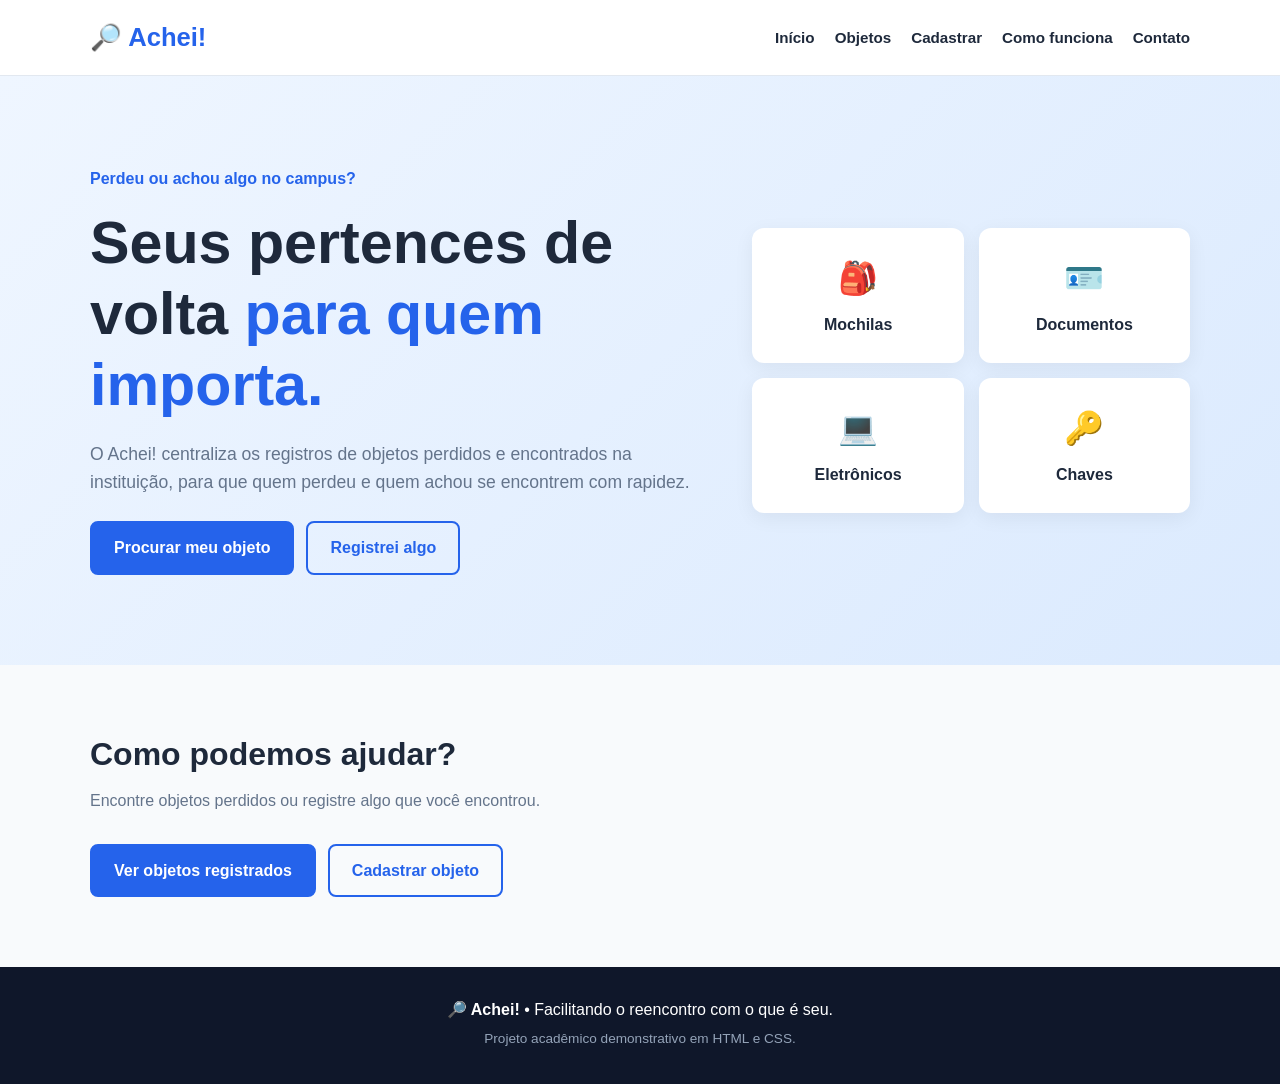
<file: html/index.html>
<!DOCTYPE html>
<html lang="pt-BR">
<head>
    <meta charset="UTF-8">
    <meta name="viewport" content="width=device-width, initial-scale=1.0">
    <meta name="description" content="Achei! Plataforma de objetos perdidos e encontrados.">
    <title>Achei! | Página inicial</title>
    <link rel="stylesheet" href="../css/style.css">
</head>
<body>

    <header class="topo">
        <div class="wrap topo__linha">
            <a class="marca" href="index.html">🔎 Achei!</a>

            <nav aria-label="Menu principal">
                <ul class="menu">
                    <li><a href="index.html">Início</a></li>
                    <li><a href="objetos.html">Objetos</a></li>
                    <li><a href="cadastrar.html">Cadastrar</a></li>
                    <li><a href="como-funciona.html">Como funciona</a></li>
                    <li><a href="contato.html">Contato</a></li>
                </ul>
            </nav>
        </div>
    </header>

    <main>
        <section class="hero">
            <div class="wrap hero__grade">
                <div>
                    <p class="etiqueta">Perdeu ou achou algo no campus?</p>

                    <h1>Seus pertences de volta
                        <em>para quem importa.</em>
                    </h1>

                    <p class="lead">
                        O Achei! centraliza os registros de objetos perdidos
                        e encontrados na instituição, para que quem perdeu
                        e quem achou se encontrem com rapidez.
                    </p>

                    <div class="acoes">
                        <a class="btn" href="objetos.html">Procurar meu objeto</a>
                        <a class="btn btn--vazado" href="cadastrar.html">Registrei algo</a>
                    </div>
                </div>

                <ul class="hero__cards">
                    <li>🎒 <span>Mochilas</span></li>
                    <li>🪪 <span>Documentos</span></li>
                    <li>💻 <span>Eletrônicos</span></li>
                    <li>🔑 <span>Chaves</span></li>
                </ul>
            </div>
        </section>

        <section class="bloco">
            <div class="wrap">
                <h2>Como podemos ajudar?</h2>

                <p class="intro">
                    Encontre objetos perdidos ou registre algo que você encontrou.
                </p>

                <div class="acoes">
                    <a class="btn" href="objetos.html">Ver objetos registrados</a>
                    <a class="btn btn--vazado" href="cadastrar.html">Cadastrar objeto</a>
                </div>
            </div>
        </section>
    </main>

    <footer class="rodape">
        <div class="wrap">
            <p><strong>🔎 Achei!</strong> • Facilitando o reencontro com o que é seu.</p>
            <p class="pequeno">Projeto acadêmico demonstrativo em HTML e CSS.</p>
        </div>
    </footer>

</body>
</html>
</file>
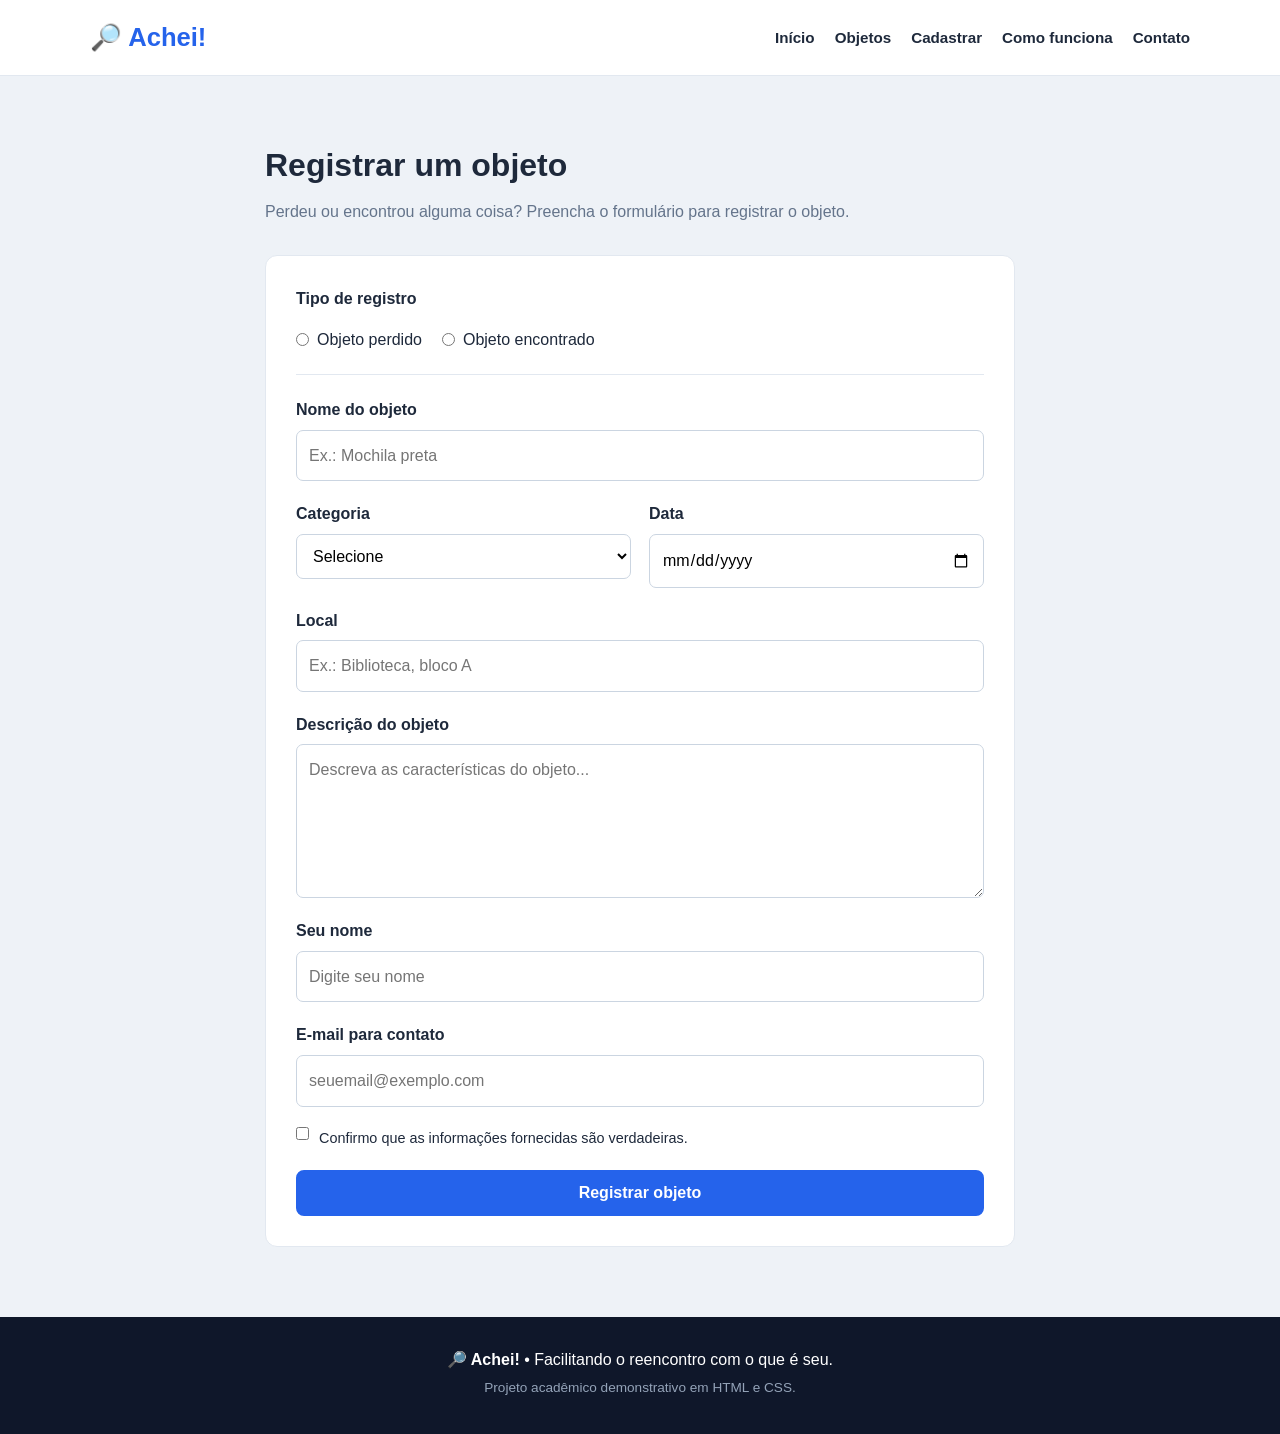
<file: html/cadastrar.html>
<!DOCTYPE html>
<html lang="pt-BR">
<head>
    <meta charset="UTF-8">
    <meta name="viewport" content="width=device-width, initial-scale=1.0">
    <title>Achei! | Registrar objeto</title>
    <link rel="stylesheet" href="../css/style.css">
</head>
<body>

    <header class="topo">
        <div class="wrap topo__linha">
            <a class="marca" href="index.html">🔎 Achei!</a>

            <nav>
                <ul class="menu">
                    <li><a href="index.html">Início</a></li>
                    <li><a href="objetos.html">Objetos</a></li>
                    <li><a href="cadastrar.html">Cadastrar</a></li>
                    <li><a href="como-funciona.html">Como funciona</a></li>
                    <li><a href="contato.html">Contato</a></li>
                </ul>
            </nav>
        </div>
    </header>

    <main>
        <section class="bloco bloco--cinza">
            <div class="wrap estreito">

                <h2>Registrar um objeto</h2>

                <p class="intro">
                    Perdeu ou encontrou alguma coisa?
                    Preencha o formulário para registrar o objeto.
                </p>

                <form class="formulario" action="confirmacao.html" method="get">

                    <fieldset class="grupo">
                        <legend>Tipo de registro</legend>

                        <div class="opcoes">
                            <label class="opcao">
                                <input type="radio" name="tipo"
                                    value="Perdido" required>
                                Objeto perdido
                            </label>

                            <label class="opcao">
                                <input type="radio" name="tipo"
                                    value="Encontrado">
                                Objeto encontrado
                            </label>
                        </div>
                    </fieldset>

                    <div class="campo">
                        <label for="nomeObjeto">Nome do objeto</label>
                        <input type="text" id="nomeObjeto"
                            name="objeto"
                            placeholder="Ex.: Mochila preta"
                            required>
                    </div>

                    <div class="dupla">
                        <div class="campo">
                            <label for="categoria">Categoria</label>

                            <select id="categoria" name="categoria" required>
                                <option value="">Selecione</option>
                                <option value="Eletrônicos">Eletrônicos</option>
                                <option value="Documentos">Documentos</option>
                                <option value="Vestuário">Vestuário</option>
                                <option value="Material escolar">Material escolar</option>
                                <option value="Outros">Outros</option>
                            </select>
                        </div>

                        <div class="campo">
                            <label for="data">Data</label>
                            <input type="date" id="data"
                                name="data" required>
                        </div>
                    </div>

                    <div class="campo">
                        <label for="local">Local</label>
                        <input type="text" id="local" name="local"
                            placeholder="Ex.: Biblioteca, bloco A"
                            required>
                    </div>

                    <div class="campo">
                        <label for="descricao">Descrição do objeto</label>
                        <textarea id="descricao" name="descricao"
                            rows="5"
                            placeholder="Descreva as características do objeto..."
                            required></textarea>
                    </div>

                    <div class="campo">
                        <label for="nome">Seu nome</label>
                        <input type="text" id="nome" name="nome"
                            placeholder="Digite seu nome"
                            required>
                    </div>

                    <div class="campo">
                        <label for="email">E-mail para contato</label>
                        <input type="email" id="email" name="email"
                            placeholder="seuemail@exemplo.com"
                            required>
                    </div>

                    <label class="consentimento">
                        <input type="checkbox" required>
                        Confirmo que as informações fornecidas são verdadeiras.
                    </label>

                    <button type="submit" class="btn btn--cheio">
                        Registrar objeto
                    </button>

                </form>

            </div>
        </section>
    </main>

    <footer class="rodape">
        <div class="wrap">
            <p><strong>🔎 Achei!</strong> • Facilitando o reencontro com o que é seu.</p>
            <p class="pequeno">Projeto acadêmico demonstrativo em HTML e CSS.</p>
        </div>
    </footer>

</body>
</html>
</file>
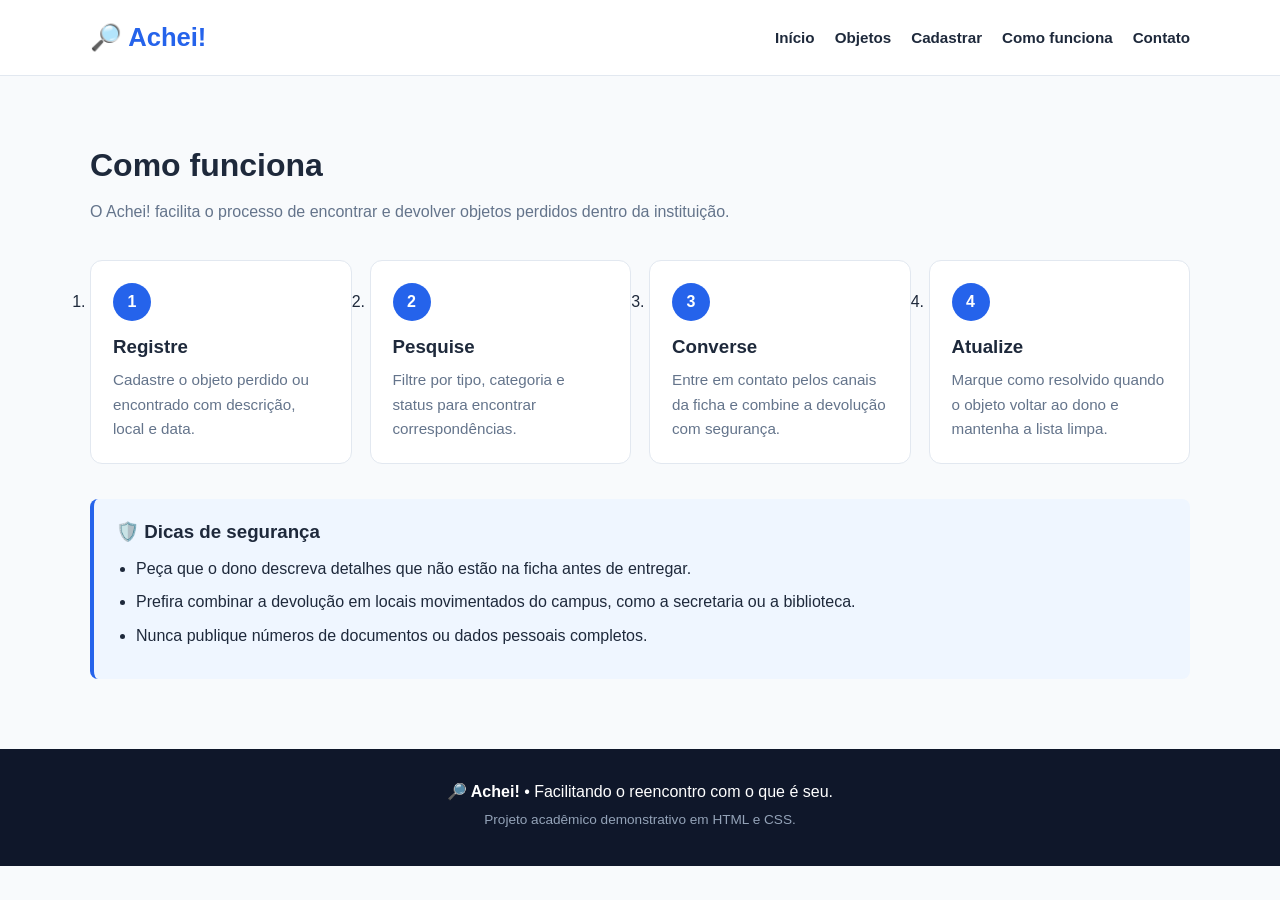
<file: html/como-funciona.html>
<!DOCTYPE html>
<html lang="pt-BR">
<head>
    <meta charset="UTF-8">
    <meta name="viewport" content="width=device-width, initial-scale=1.0">
    <title>Achei! | Como funciona</title>
    <link rel="stylesheet" href="../css/style.css">
</head>
<body>

    <header class="topo">
        <div class="wrap topo__linha">
            <a class="marca" href="index.html">🔎 Achei!</a>

            <nav aria-label="Menu principal">
                <ul class="menu">
                    <li><a href="index.html">Início</a></li>
                    <li><a href="objetos.html">Objetos</a></li>
                    <li><a href="cadastrar.html">Cadastrar</a></li>
                    <li><a href="como-funciona.html">Como funciona</a></li>
                    <li><a href="contato.html">Contato</a></li>
                </ul>
            </nav>
        </div>
    </header>

    <main>
        <section class="bloco">
            <div class="wrap">
                <h2>Como funciona</h2>

                <p class="intro">
                    O Achei! facilita o processo de encontrar e devolver
                    objetos perdidos dentro da instituição.
                </p>

                <ol class="passos">
                    <li>
                        <span class="num">1</span>
                        <h3>Registre</h3>
                        <p>
                            Cadastre o objeto perdido ou encontrado
                            com descrição, local e data.
                        </p>
                    </li>

                    <li>
                        <span class="num">2</span>
                        <h3>Pesquise</h3>
                        <p>
                            Filtre por tipo, categoria e status
                            para encontrar correspondências.
                        </p>
                    </li>

                    <li>
                        <span class="num">3</span>
                        <h3>Converse</h3>
                        <p>
                            Entre em contato pelos canais da ficha
                            e combine a devolução com segurança.
                        </p>
                    </li>

                    <li>
                        <span class="num">4</span>
                        <h3>Atualize</h3>
                        <p>
                            Marque como resolvido quando o objeto
                            voltar ao dono e mantenha a lista limpa.
                        </p>
                    </li>
                </ol>

                <div class="dicas">
                    <h3>🛡️ Dicas de segurança</h3>

                    <ul>
                        <li>
                            Peça que o dono descreva detalhes que não
                            estão na ficha antes de entregar.
                        </li>

                        <li>
                            Prefira combinar a devolução em locais
                            movimentados do campus, como a secretaria
                            ou a biblioteca.
                        </li>

                        <li>
                            Nunca publique números de documentos
                            ou dados pessoais completos.
                        </li>
                    </ul>
                </div>
            </div>
        </section>
    </main>

    <footer class="rodape">
        <div class="wrap">
            <p><strong>🔎 Achei!</strong> • Facilitando o reencontro com o que é seu.</p>
            <p class="pequeno">Projeto acadêmico demonstrativo em HTML e CSS.</p>
        </div>
    </footer>

</body>
</html>
</file>
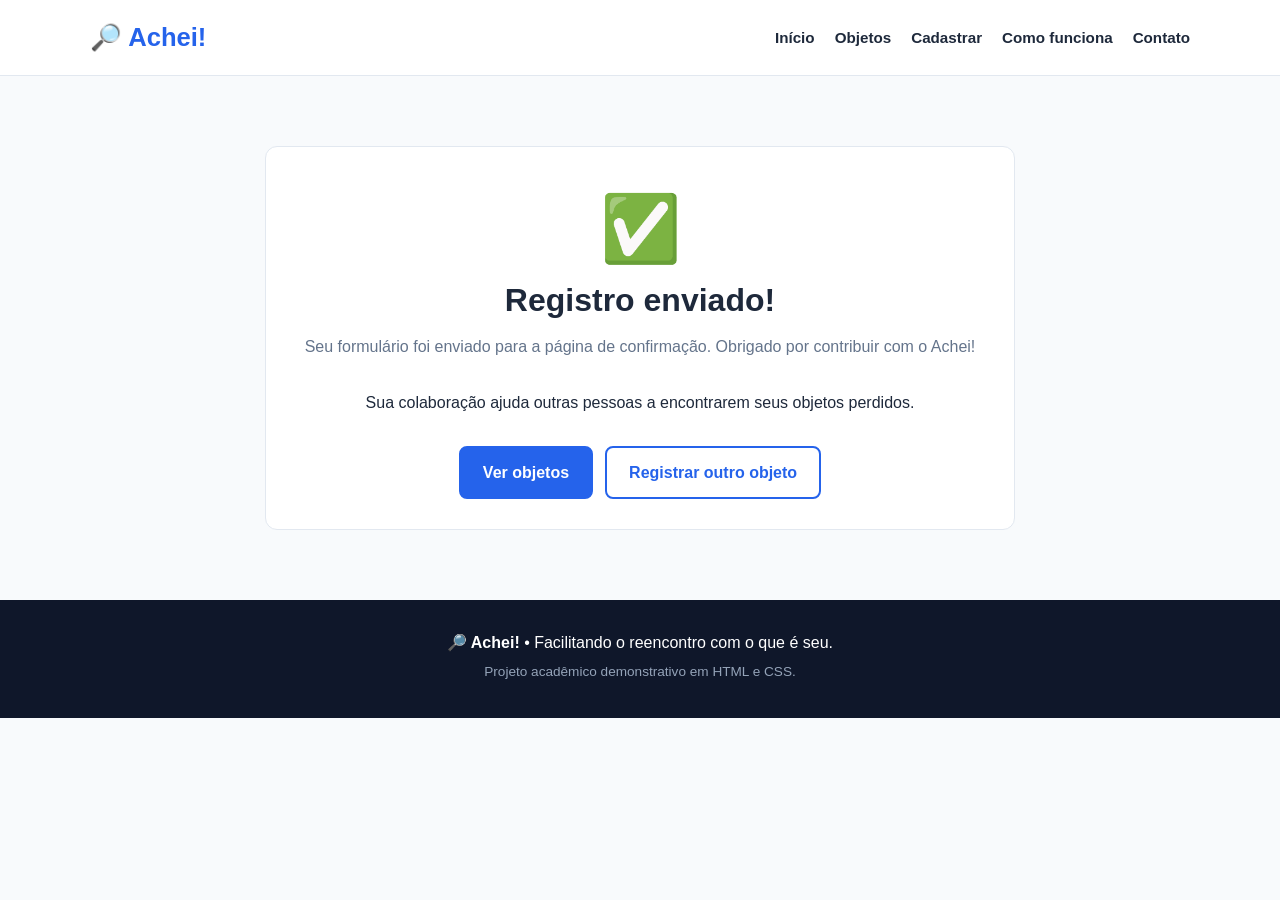
<file: html/confirmacao.html>
<!DOCTYPE html>
<html lang="pt-BR">
<head>
    <meta charset="UTF-8">
    <meta name="viewport" content="width=device-width, initial-scale=1.0">
    <title>Achei! | Registro realizado</title>
    <link rel="stylesheet" href="../css/style.css">
</head>
<body>

    <header class="topo">
        <div class="wrap topo__linha">
            <a class="marca" href="index.html">🔎 Achei!</a>

            <nav>
                <ul class="menu">
                    <li><a href="index.html">Início</a></li>
                    <li><a href="objetos.html">Objetos</a></li>
                    <li><a href="cadastrar.html">Cadastrar</a></li>
                    <li><a href="como-funciona.html">Como funciona</a></li>
                    <li><a href="contato.html">Contato</a></li>
                </ul>
            </nav>
        </div>
    </header>

    <main>
        <section class="bloco">
            <div class="wrap estreito">

                <div class="formulario" style="text-align: center;">

                    <div style="font-size: 65px;">✅</div>

                    <h2>Registro enviado!</h2>

                    <p class="intro">
                        Seu formulário foi enviado para a página de confirmação.
                        Obrigado por contribuir com o Achei!
                    </p>

                    <p>
                        Sua colaboração ajuda outras pessoas a encontrarem
                        seus objetos perdidos.
                    </p>

                    <div class="acoes" style="justify-content: center; margin-top: 30px;">

                        <a href="objetos.html" class="btn">
                            Ver objetos
                        </a>

                        <a href="cadastrar.html" class="btn btn--vazado">
                            Registrar outro objeto
                        </a>

                    </div>

                </div>

            </div>
        </section>
    </main>

    <footer class="rodape">
        <div class="wrap">
            <p><strong>🔎 Achei!</strong> • Facilitando o reencontro com o que é seu.</p>
            <p class="pequeno">Projeto acadêmico demonstrativo em HTML e CSS.</p>
        </div>
    </footer>

</body>
</html>
</file>
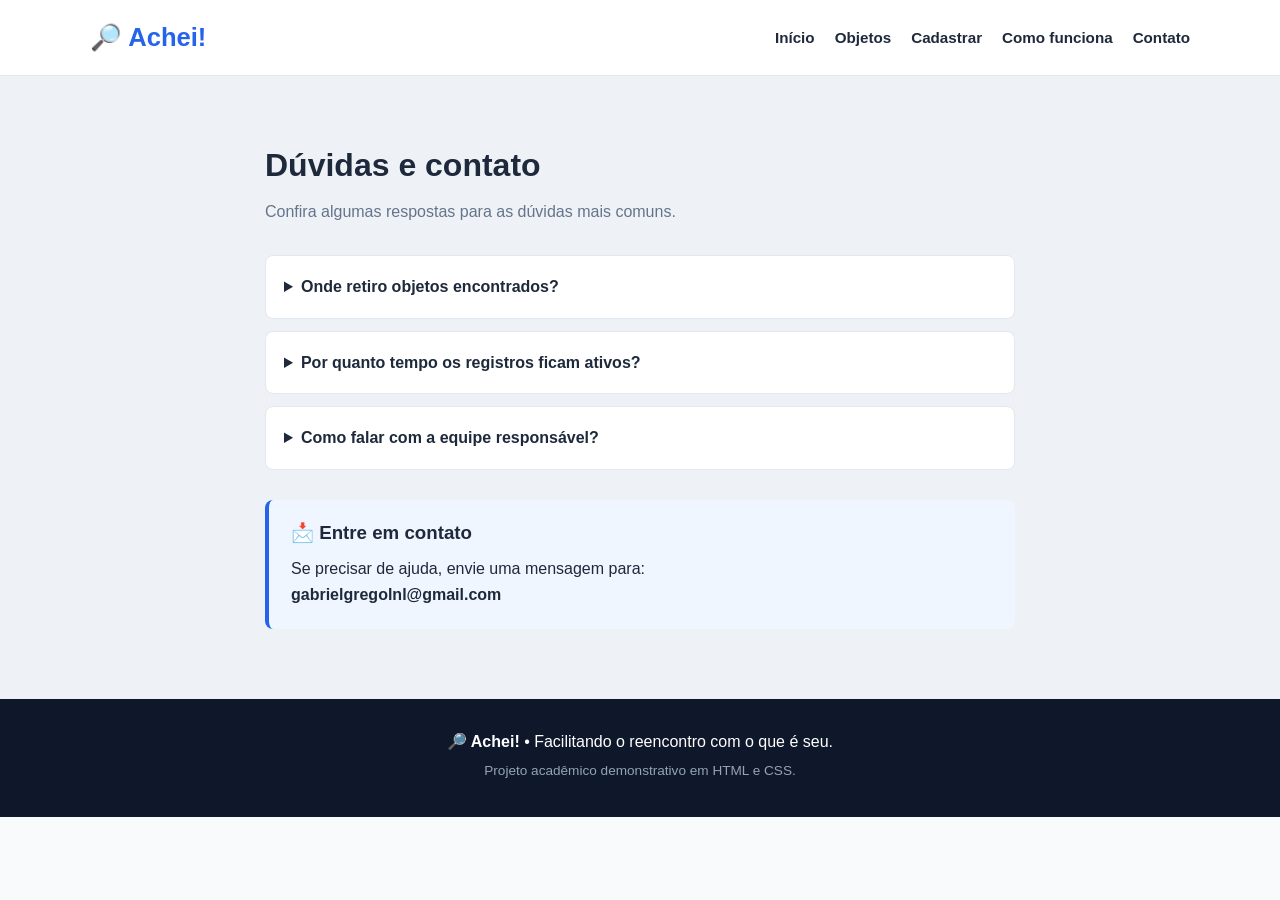
<file: html/contato.html>
<!DOCTYPE html>
<html lang="pt-BR">
<head>
    <meta charset="UTF-8">
    <meta name="viewport" content="width=device-width, initial-scale=1.0">
    <title>Achei! | Contato</title>
    <link rel="stylesheet" href="../css/style.css">
</head>
<body>

    <header class="topo">
        <div class="wrap topo__linha">
            <a class="marca" href="index.html">🔎 Achei!</a>

            <nav aria-label="Menu principal">
                <ul class="menu">
                    <li><a href="index.html">Início</a></li>
                    <li><a href="objetos.html">Objetos</a></li>
                    <li><a href="cadastrar.html">Cadastrar</a></li>
                    <li><a href="como-funciona.html">Como funciona</a></li>
                    <li><a href="contato.html">Contato</a></li>
                </ul>
            </nav>
        </div>
    </header>

    <main>
        <section class="bloco bloco--cinza">
            <div class="wrap estreito">
                <h2>Dúvidas e contato</h2>

                <p class="intro">
                    Confira algumas respostas para as dúvidas mais comuns.
                </p>

                <details>
                    <summary>Onde retiro objetos encontrados?</summary>
                    <p>
                        Combine pela ficha do objeto. Em geral, itens de valor
                        ficam guardados na secretaria ou na portaria.
                        Ajuste essa informação conforme a sua instituição.
                    </p>
                </details>

                <details>
                    <summary>Por quanto tempo os registros ficam ativos?</summary>
                    <p>
                        Sugestão: manter por 90 dias. Depois disso, itens
                        não reclamados podem ser doados conforme a política
                        da instituição.
                    </p>
                </details>

                <details>
                    <summary>Como falar com a equipe responsável?</summary>
                    <p>
                        Envie um e-mail para
                        <a href="mailto:gabrielgregolnl@gmail.com">
                            gabrielgregolnl@gmail.com
                        </a>.
                    </p>
                </details>

                <div class="dicas">
                    <h3>📩 Entre em contato</h3>
                    <p>
                        Se precisar de ajuda, envie uma mensagem para:
                    </p>
                    <p>
                        <strong>gabrielgregolnl@gmail.com</strong>
                    </p>
                </div>
            </div>
        </section>
    </main>

    <footer class="rodape">
        <div class="wrap">
            <p><strong>🔎 Achei!</strong> • Facilitando o reencontro com o que é seu.</p>
            <p class="pequeno">Projeto acadêmico demonstrativo em HTML e CSS.</p>
        </div>
    </footer>

</body>
</html>
</file>
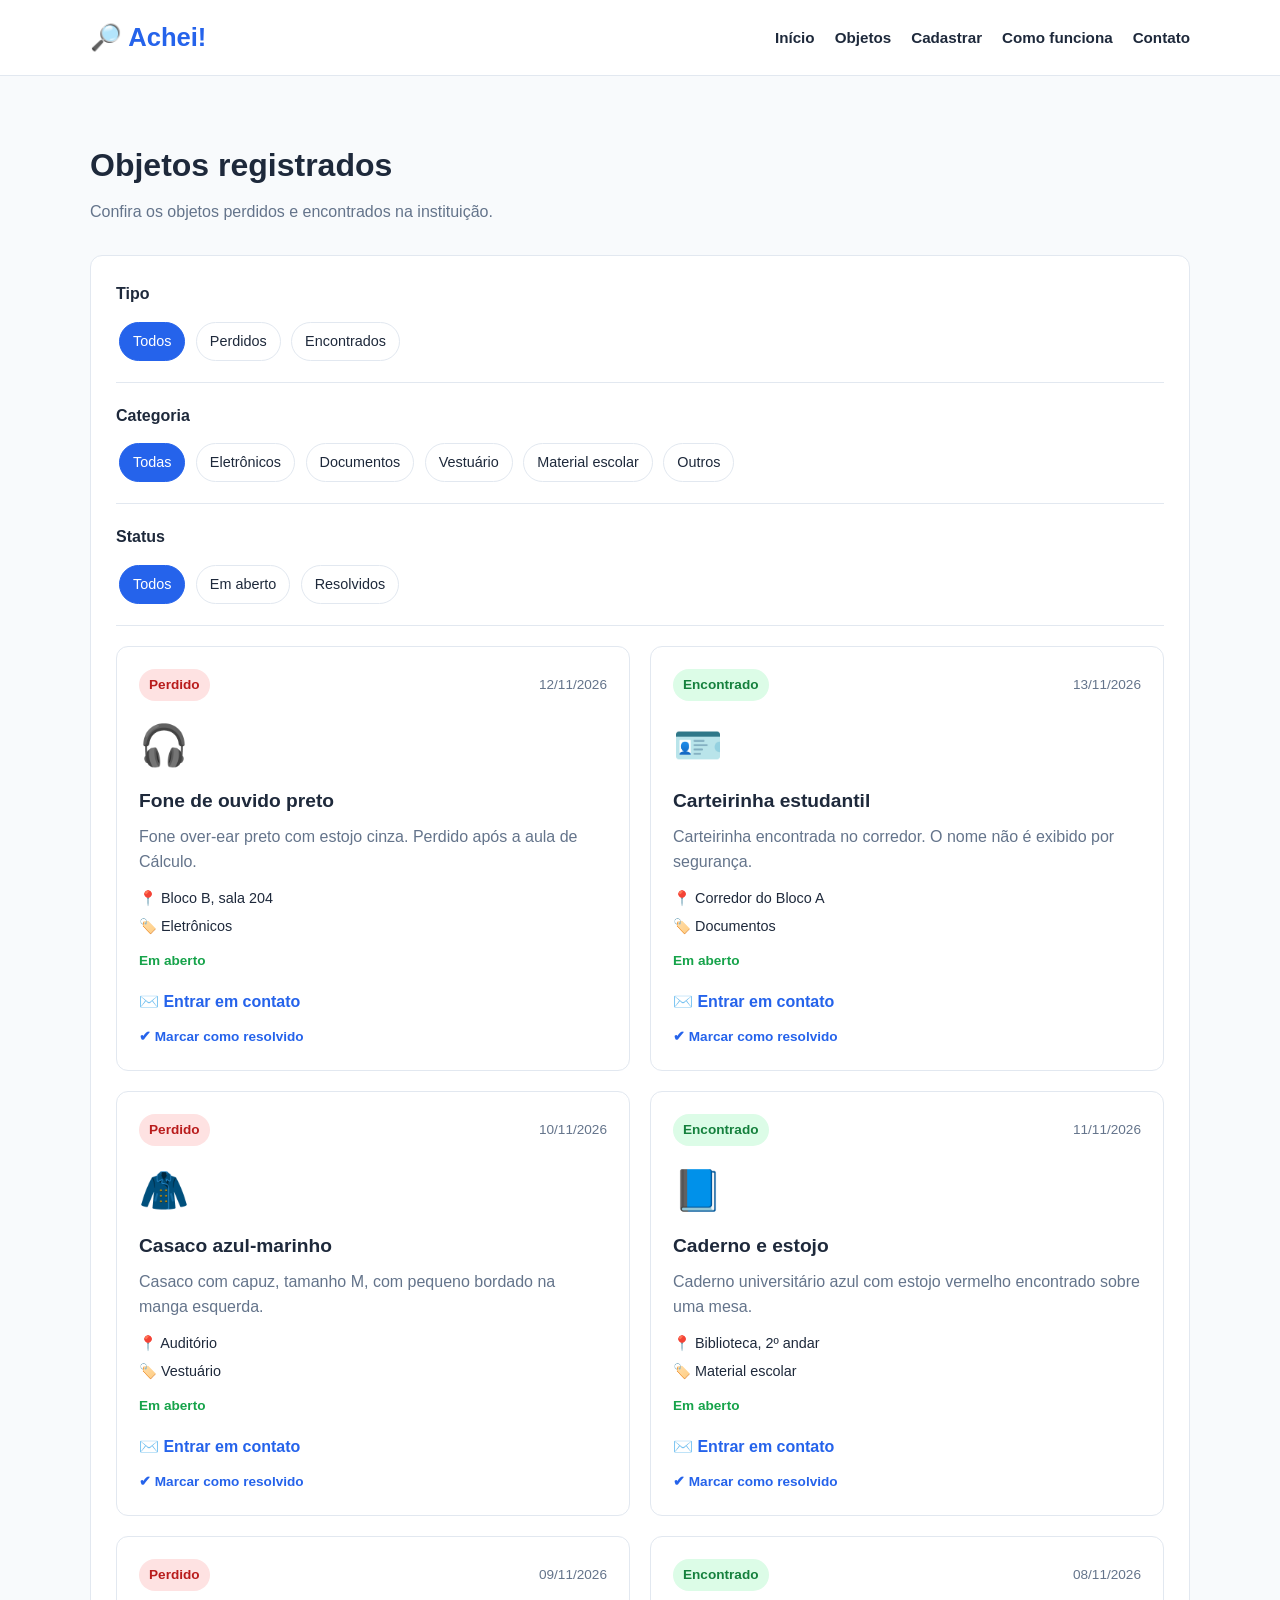
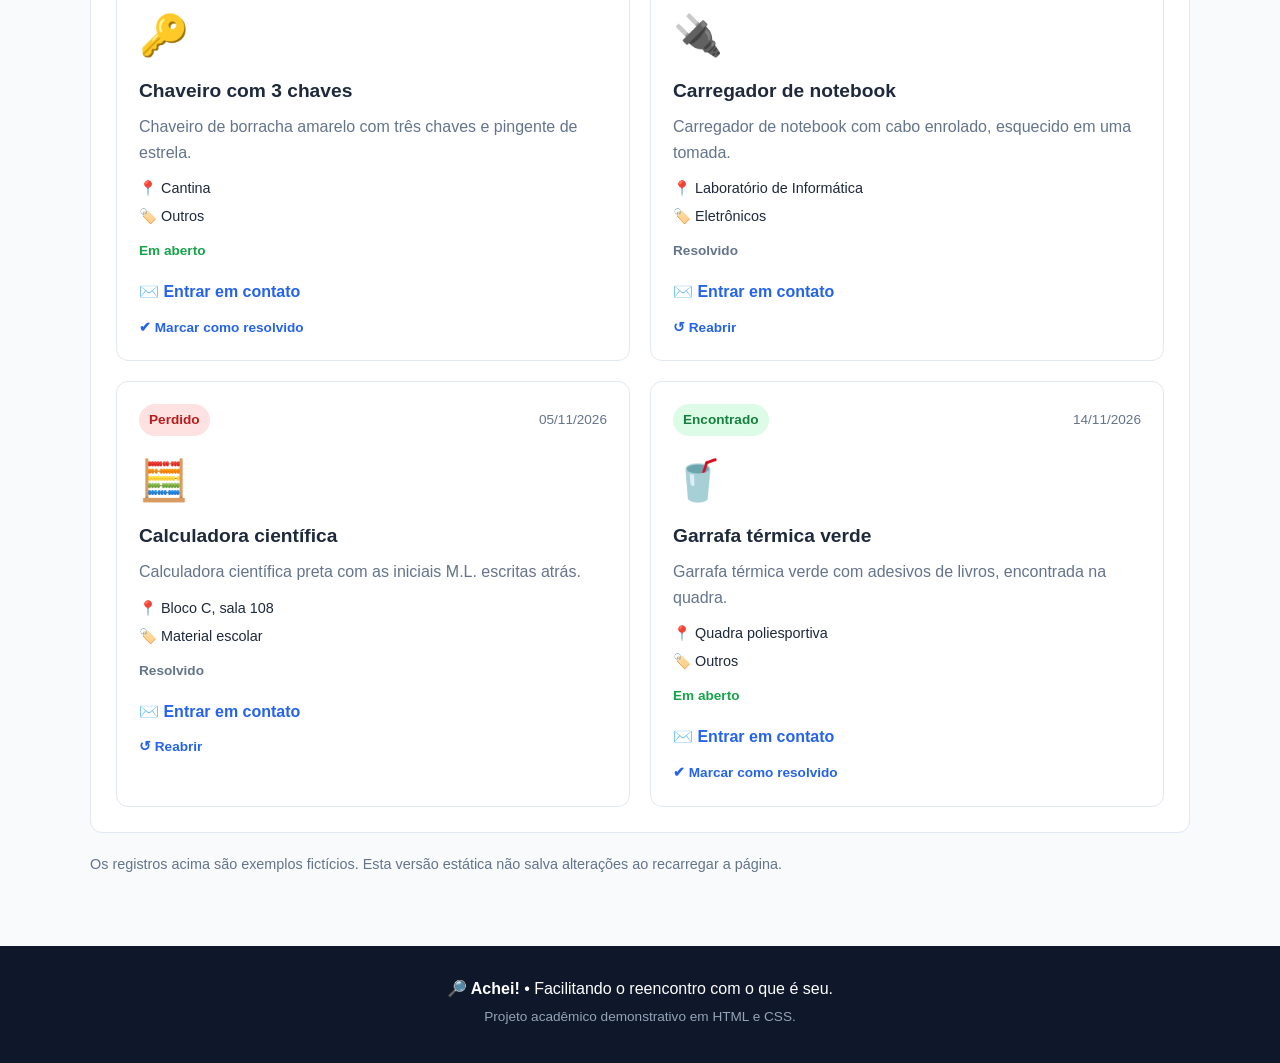
<file: html/objetos.html>
<!DOCTYPE html>
<html lang="pt-BR">
<head>
    <meta charset="UTF-8">
    <meta name="viewport" content="width=device-width, initial-scale=1.0">
    <title>Achei! | Objetos registrados</title>
    <link rel="stylesheet" href="../css/style.css">
</head>
<body>

    <header class="topo">
        <div class="wrap topo__linha">
            <a class="marca" href="index.html">🔎 Achei!</a>

            <nav aria-label="Menu principal">
                <ul class="menu">
                    <li><a href="index.html">Início</a></li>
                    <li><a href="objetos.html">Objetos</a></li>
                    <li><a href="cadastrar.html">Cadastrar</a></li>
                    <li><a href="como-funciona.html">Como funciona</a></li>
                    <li><a href="contato.html">Contato</a></li>
                </ul>
            </nav>
        </div>
    </header>

    <main>
        <section class="bloco">
            <div class="wrap">
                <h2>Objetos registrados</h2>
                <p class="intro">
                    Confira os objetos perdidos e encontrados na instituição.
                </p>

                <div class="painel">

                    <fieldset class="filtro">
                        <legend>Tipo</legend>
                        <input type="radio" name="tipo" id="t-todos" checked>
                        <label for="t-todos">Todos</label>

                        <input type="radio" name="tipo" id="t-perdido">
                        <label for="t-perdido">Perdidos</label>

                        <input type="radio" name="tipo" id="t-encontrado">
                        <label for="t-encontrado">Encontrados</label>
                    </fieldset>

                    <fieldset class="filtro">
                        <legend>Categoria</legend>
                        <input type="radio" name="cat" id="c-todas" checked>
                        <label for="c-todas">Todas</label>

                        <input type="radio" name="cat" id="c-eletronicos">
                        <label for="c-eletronicos">Eletrônicos</label>

                        <input type="radio" name="cat" id="c-documentos">
                        <label for="c-documentos">Documentos</label>

                        <input type="radio" name="cat" id="c-vestuario">
                        <label for="c-vestuario">Vestuário</label>

                        <input type="radio" name="cat" id="c-material">
                        <label for="c-material">Material escolar</label>

                        <input type="radio" name="cat" id="c-outros">
                        <label for="c-outros">Outros</label>
                    </fieldset>

                    <fieldset class="filtro">
                        <legend>Status</legend>
                        <input type="radio" name="st" id="s-todos" checked>
                        <label for="s-todos">Todos</label>

                        <input type="radio" name="st" id="s-aberto">
                        <label for="s-aberto">Em aberto</label>

                        <input type="radio" name="st" id="s-resolvido">
                        <label for="s-resolvido">Resolvidos</label>
                    </fieldset>

                    <div class="grade">

                        <article class="item" data-tipo="perdido" data-cat="eletronicos">
                            <div class="item__topo">
                                <span class="tag tag--perdido">Perdido</span>
                                <time datetime="2026-11-12">12/11/2026</time>
                            </div>
                            <div class="item__emoji">🎧</div>
                            <h3>Fone de ouvido preto</h3>
                            <p>Fone over-ear preto com estojo cinza. Perdido após a aula de Cálculo.</p>
                            <ul class="meta">
                                <li>📍 Bloco B, sala 204</li>
                                <li>🏷️ Eletrônicos</li>
                            </ul>
                            <span class="selo-status status--aberto">Em aberto</span>
                            <span class="selo-status status--resolvido">Resolvido</span>
                            <a class="contato" href="mailto:achei@exemplo.edu.br?subject=Fone%20de%20ouvido">✉️ Entrar em contato</a>
                            <input class="chk" type="checkbox" id="r1">
                            <label class="resolver" for="r1">
                                <span class="txt-aberto">✔ Marcar como resolvido</span>
                                <span class="txt-resolvido">↺ Reabrir</span>
                            </label>
                        </article>

                        <article class="item" data-tipo="encontrado" data-cat="documentos">
                            <div class="item__topo">
                                <span class="tag tag--encontrado">Encontrado</span>
                                <time datetime="2026-11-13">13/11/2026</time>
                            </div>
                            <div class="item__emoji">🪪</div>
                            <h3>Carteirinha estudantil</h3>
                            <p>Carteirinha encontrada no corredor. O nome não é exibido por segurança.</p>
                            <ul class="meta">
                                <li>📍 Corredor do Bloco A</li>
                                <li>🏷️ Documentos</li>
                            </ul>
                            <span class="selo-status status--aberto">Em aberto</span>
                            <span class="selo-status status--resolvido">Resolvido</span>
                            <a class="contato" href="mailto:achei@exemplo.edu.br?subject=Carteirinha">✉️ Entrar em contato</a>
                            <input class="chk" type="checkbox" id="r2">
                            <label class="resolver" for="r2">
                                <span class="txt-aberto">✔ Marcar como resolvido</span>
                                <span class="txt-resolvido">↺ Reabrir</span>
                            </label>
                        </article>

                        <article class="item" data-tipo="perdido" data-cat="vestuario">
                            <div class="item__topo">
                                <span class="tag tag--perdido">Perdido</span>
                                <time datetime="2026-11-10">10/11/2026</time>
                            </div>
                            <div class="item__emoji">🧥</div>
                            <h3>Casaco azul-marinho</h3>
                            <p>Casaco com capuz, tamanho M, com pequeno bordado na manga esquerda.</p>
                            <ul class="meta">
                                <li>📍 Auditório</li>
                                <li>🏷️ Vestuário</li>
                            </ul>
                            <span class="selo-status status--aberto">Em aberto</span>
                            <span class="selo-status status--resolvido">Resolvido</span>
                            <a class="contato" href="mailto:achei@exemplo.edu.br?subject=Casaco">✉️ Entrar em contato</a>
                            <input class="chk" type="checkbox" id="r3">
                            <label class="resolver" for="r3">
                                <span class="txt-aberto">✔ Marcar como resolvido</span>
                                <span class="txt-resolvido">↺ Reabrir</span>
                            </label>
                        </article>

                        <article class="item" data-tipo="encontrado" data-cat="material">
                            <div class="item__topo">
                                <span class="tag tag--encontrado">Encontrado</span>
                                <time datetime="2026-11-11">11/11/2026</time>
                            </div>
                            <div class="item__emoji">📘</div>
                            <h3>Caderno e estojo</h3>
                            <p>Caderno universitário azul com estojo vermelho encontrado sobre uma mesa.</p>
                            <ul class="meta">
                                <li>📍 Biblioteca, 2º andar</li>
                                <li>🏷️ Material escolar</li>
                            </ul>
                            <span class="selo-status status--aberto">Em aberto</span>
                            <span class="selo-status status--resolvido">Resolvido</span>
                            <a class="contato" href="mailto:achei@exemplo.edu.br?subject=Caderno">✉️ Entrar em contato</a>
                            <input class="chk" type="checkbox" id="r4">
                            <label class="resolver" for="r4">
                                <span class="txt-aberto">✔ Marcar como resolvido</span>
                                <span class="txt-resolvido">↺ Reabrir</span>
                            </label>
                        </article>

                        <article class="item" data-tipo="perdido" data-cat="outros">
                            <div class="item__topo">
                                <span class="tag tag--perdido">Perdido</span>
                                <time datetime="2026-11-09">09/11/2026</time>
                            </div>
                            <div class="item__emoji">🔑</div>
                            <h3>Chaveiro com 3 chaves</h3>
                            <p>Chaveiro de borracha amarelo com três chaves e pingente de estrela.</p>
                            <ul class="meta">
                                <li>📍 Cantina</li>
                                <li>🏷️ Outros</li>
                            </ul>
                            <span class="selo-status status--aberto">Em aberto</span>
                            <span class="selo-status status--resolvido">Resolvido</span>
                            <a class="contato" href="mailto:achei@exemplo.edu.br?subject=Chaveiro">✉️ Entrar em contato</a>
                            <input class="chk" type="checkbox" id="r5">
                            <label class="resolver" for="r5">
                                <span class="txt-aberto">✔ Marcar como resolvido</span>
                                <span class="txt-resolvido">↺ Reabrir</span>
                            </label>
                        </article>

                        <article class="item" data-tipo="encontrado" data-cat="eletronicos">
                            <div class="item__topo">
                                <span class="tag tag--encontrado">Encontrado</span>
                                <time datetime="2026-11-08">08/11/2026</time>
                            </div>
                            <div class="item__emoji">🔌</div>
                            <h3>Carregador de notebook</h3>
                            <p>Carregador de notebook com cabo enrolado, esquecido em uma tomada.</p>
                            <ul class="meta">
                                <li>📍 Laboratório de Informática</li>
                                <li>🏷️ Eletrônicos</li>
                            </ul>
                            <span class="selo-status status--aberto">Em aberto</span>
                            <span class="selo-status status--resolvido">Resolvido</span>
                            <a class="contato" href="mailto:achei@exemplo.edu.br?subject=Carregador">✉️ Entrar em contato</a>
                            <input class="chk" type="checkbox" id="r6" checked>
                            <label class="resolver" for="r6">
                                <span class="txt-aberto">✔ Marcar como resolvido</span>
                                <span class="txt-resolvido">↺ Reabrir</span>
                            </label>
                        </article>

                        <article class="item" data-tipo="perdido" data-cat="material">
                            <div class="item__topo">
                                <span class="tag tag--perdido">Perdido</span>
                                <time datetime="2026-11-05">05/11/2026</time>
                            </div>
                            <div class="item__emoji">🧮</div>
                            <h3>Calculadora científica</h3>
                            <p>Calculadora científica preta com as iniciais M.L. escritas atrás.</p>
                            <ul class="meta">
                                <li>📍 Bloco C, sala 108</li>
                                <li>🏷️ Material escolar</li>
                            </ul>
                            <span class="selo-status status--aberto">Em aberto</span>
                            <span class="selo-status status--resolvido">Resolvido</span>
                            <a class="contato" href="mailto:achei@exemplo.edu.br?subject=Calculadora">✉️ Entrar em contato</a>
                            <input class="chk" type="checkbox" id="r7" checked>
                            <label class="resolver" for="r7">
                                <span class="txt-aberto">✔ Marcar como resolvido</span>
                                <span class="txt-resolvido">↺ Reabrir</span>
                            </label>
                        </article>

                        <article class="item" data-tipo="encontrado" data-cat="outros">
                            <div class="item__topo">
                                <span class="tag tag--encontrado">Encontrado</span>
                                <time datetime="2026-11-14">14/11/2026</time>
                            </div>
                            <div class="item__emoji">🥤</div>
                            <h3>Garrafa térmica verde</h3>
                            <p>Garrafa térmica verde com adesivos de livros, encontrada na quadra.</p>
                            <ul class="meta">
                                <li>📍 Quadra poliesportiva</li>
                                <li>🏷️ Outros</li>
                            </ul>
                            <span class="selo-status status--aberto">Em aberto</span>
                            <span class="selo-status status--resolvido">Resolvido</span>
                            <a class="contato" href="mailto:achei@exemplo.edu.br?subject=Garrafa">✉️ Entrar em contato</a>
                            <input class="chk" type="checkbox" id="r8">
                            <label class="resolver" for="r8">
                                <span class="txt-aberto">✔ Marcar como resolvido</span>
                                <span class="txt-resolvido">↺ Reabrir</span>
                            </label>
                        </article>

                    </div>
                </div>

                <p class="aviso">
                    Os registros acima são exemplos fictícios. Esta versão estática
                    não salva alterações ao recarregar a página.
                </p>
            </div>
        </section>
    </main>

    <footer class="rodape">
        <div class="wrap">
            <p><strong>🔎 Achei!</strong> • Facilitando o reencontro com o que é seu.</p>
            <p class="pequeno">Projeto acadêmico demonstrativo em HTML e CSS.</p>
        </div>
    </footer>

</body>
</html>
</file>
<file: css/style.css>
/* ===== Variáveis ===== */

:root {
    --principal: #2563eb;
    --principal-escuro: #1d4ed8;
    --fundo: #f8fafc;
    --cinza: #e2e8f0;
    --texto: #1e293b;
    --texto-claro: #64748b;
    --branco: #ffffff;
    --verde: #16a34a;
    --vermelho: #dc2626;
    --raio: 12px;
}

/* ===== Configurações gerais ===== */

* {
    margin: 0;
    padding: 0;
    box-sizing: border-box;
}

html {
    scroll-behavior: smooth;
}

body {
    font-family: Arial, Helvetica, sans-serif;
    background: var(--fundo);
    color: var(--texto);
    line-height: 1.6;
}

a {
    text-decoration: none;
    color: inherit;
}

ul {
    list-style: none;
}

.wrap {
    width: min(1100px, 90%);
    margin: auto;
}

.estreito {
    max-width: 750px;
}

.bloco {
    padding: 70px 0;
}

.bloco--cinza {
    background: #eef2f7;
}

h1, h2, h3 {
    line-height: 1.2;
}

h2 {
    font-size: 2rem;
    margin-bottom: 15px;
}

.intro {
    color: var(--texto-claro);
    margin-bottom: 30px;
}

/* ===== Cabeçalho ===== */

.topo {
    background: var(--branco);
    border-bottom: 1px solid var(--cinza);
    position: sticky;
    top: 0;
    z-index: 10;
}

.topo__linha {
    min-height: 75px;
    display: flex;
    align-items: center;
    justify-content: space-between;
    gap: 20px;
}

.marca {
    font-size: 1.6rem;
    font-weight: bold;
    color: var(--principal);
}

.menu {
    display: flex;
    align-items: center;
    flex-wrap: wrap;
    gap: 20px;
}

.menu a {
    font-weight: bold;
    font-size: 0.95rem;
    transition: color 0.2s;
}

.menu a:hover {
    color: var(--principal);
}

/* ===== Botões ===== */

.btn {
    display: inline-block;
    background: var(--principal);
    color: var(--branco);
    padding: 12px 22px;
    border-radius: 8px;
    font-weight: bold;
    border: 2px solid var(--principal);
    cursor: pointer;
    transition: 0.2s;
}

.btn:hover {
    background: var(--principal-escuro);
    border-color: var(--principal-escuro);
}

.btn--vazado {
    background: transparent;
    color: var(--principal);
}

.btn--vazado:hover {
    background: var(--principal);
    color: var(--branco);
}

.btn--mini {
    padding: 9px 14px;
    font-size: 0.85rem;
}

.btn--cheio {
    width: 100%;
    font-size: 1rem;
}

/* ===== Página inicial ===== */

.hero {
    padding: 90px 0;
    background: linear-gradient(135deg, #eff6ff, #dbeafe);
}

.hero__grade {
    display: grid;
    grid-template-columns: 1.4fr 1fr;
    align-items: center;
    gap: 50px;
}

.etiqueta {
    color: var(--principal);
    font-weight: bold;
    margin-bottom: 15px;
}

.hero h1 {
    font-size: clamp(2.2rem, 5vw, 3.7rem);
    margin-bottom: 20px;
}

.hero h1 em {
    color: var(--principal);
    font-style: normal;
}

.lead {
    font-size: 1.1rem;
    color: var(--texto-claro);
    max-width: 600px;
    margin-bottom: 25px;
}

.acoes {
    display: flex;
    flex-wrap: wrap;
    gap: 12px;
}

.hero__cards {
    display: grid;
    grid-template-columns: 1fr 1fr;
    gap: 15px;
}

.hero__cards li {
    background: var(--branco);
    padding: 25px 15px;
    border-radius: var(--raio);
    box-shadow: 0 5px 20px rgba(0, 0, 0, 0.06);
    text-align: center;
    font-size: 2rem;
}

.hero__cards span {
    display: block;
    font-size: 1rem;
    font-weight: bold;
    margin-top: 8px;
}

/* ===== Painel e filtros ===== */

.painel {
    background: var(--branco);
    padding: 25px;
    border-radius: var(--raio);
    border: 1px solid var(--cinza);
}

.filtro {
    border: 0;
    border-bottom: 1px solid var(--cinza);
    padding: 0 0 18px;
    margin-bottom: 20px;
}

.filtro legend {
    font-weight: bold;
    margin-bottom: 12px;
}

.filtro input {
    position: absolute;
    opacity: 0;
    pointer-events: none;
}

.filtro label {
    display: inline-block;
    padding: 7px 13px;
    margin: 3px;
    border: 1px solid var(--cinza);
    border-radius: 20px;
    cursor: pointer;
    font-size: 0.9rem;
}

.filtro input:checked + label {
    background: var(--principal);
    color: var(--branco);
    border-color: var(--principal);
}

/* ===== Cartões de objetos ===== */

.grade {
    display: grid;
    grid-template-columns: repeat(2, 1fr);
    gap: 20px;
}

.item {
    border: 1px solid var(--cinza);
    padding: 22px;
    border-radius: var(--raio);
    background: var(--branco);
    display: flex;
    flex-direction: column;
    gap: 12px;
}

.item__topo {
    display: flex;
    justify-content: space-between;
    align-items: center;
    gap: 10px;
    font-size: 0.85rem;
    color: var(--texto-claro);
}

.tag {
    padding: 5px 10px;
    border-radius: 20px;
    font-weight: bold;
}

.tag--perdido {
    background: #fee2e2;
    color: #b91c1c;
}

.tag--encontrado {
    background: #dcfce7;
    color: #15803d;
}

.item__emoji {
    font-size: 2.5rem;
}

.item h3 {
    font-size: 1.2rem;
}

.item p {
    color: var(--texto-claro);
}

.meta {
    display: flex;
    flex-direction: column;
    gap: 5px;
    font-size: 0.9rem;
}

.contato {
    color: var(--principal);
    font-weight: bold;
    margin-top: 5px;
}

.contato:hover {
    text-decoration: underline;
}

.aviso {
    color: var(--texto-claro);
    font-size: 0.9rem;
    margin-top: 20px;
}

/* ===== Status dos objetos ===== */

.chk {
    position: absolute;
    opacity: 0;
}

.selo-status {
    font-size: 0.85rem;
    font-weight: bold;
}

.status--aberto {
    color: var(--verde);
}

.status--resolvido {
    color: var(--texto-claro);
    display: none;
}

.resolver {
    cursor: pointer;
    font-size: 0.85rem;
    font-weight: bold;
    color: var(--principal);
}

.txt-resolvido {
    display: none;
}

.item:has(.chk:checked) .status--aberto {
    display: none;
}

.item:has(.chk:checked) .status--resolvido {
    display: inline;
}

.item:has(.chk:checked) .txt-aberto {
    display: none;
}

.item:has(.chk:checked) .txt-resolvido {
    display: inline;
}

/* ===== Lógica dos filtros em CSS ===== */

.painel:has(#t-perdido:checked)
.item:not([data-tipo="perdido"]) {
    display: none;
}

.painel:has(#t-encontrado:checked)
.item:not([data-tipo="encontrado"]) {
    display: none;
}

.painel:has(#c-eletronicos:checked)
.item:not([data-cat="eletronicos"]) {
    display: none;
}

.painel:has(#c-documentos:checked)
.item:not([data-cat="documentos"]) {
    display: none;
}

.painel:has(#c-vestuario:checked)
.item:not([data-cat="vestuario"]) {
    display: none;
}

.painel:has(#c-material:checked)
.item:not([data-cat="material"]) {
    display: none;
}

.painel:has(#c-outros:checked)
.item:not([data-cat="outros"]) {
    display: none;
}

.painel:has(#s-aberto:checked)
.item:has(.chk:checked) {
    display: none;
}

.painel:has(#s-resolvido:checked)
.item:not(:has(.chk:checked)) {
    display: none;
}

/* ===== Formulário ===== */

.formulario {
    background: var(--branco);
    padding: 30px;
    border-radius: var(--raio);
    border: 1px solid var(--cinza);
}

.grupo {
    border: 0;
    border-bottom: 1px solid var(--cinza);
    padding-bottom: 22px;
    margin-bottom: 22px;
}

.grupo legend {
    font-weight: bold;
    margin-bottom: 15px;
}

.opcoes {
    display: flex;
    flex-wrap: wrap;
    gap: 20px;
}

.opcao {
    display: flex;
    align-items: center;
    gap: 8px;
}

.campo {
    display: flex;
    flex-direction: column;
    gap: 7px;
    margin-bottom: 20px;
    flex: 1;
}

.campo label {
    font-weight: bold;
}

.campo input,
.campo select,
.campo textarea {
    width: 100%;
    padding: 12px;
    border: 1px solid #cbd5e1;
    border-radius: 7px;
    font: inherit;
    background: var(--branco);
}

.campo input:focus,
.campo select:focus,
.campo textarea:focus {
    outline: 2px solid var(--principal);
    border-color: var(--principal);
}

.campo textarea {
    resize: vertical;
}

.dupla {
    display: flex;
    gap: 18px;
}

.consentimento {
    display: flex;
    align-items: flex-start;
    gap: 10px;
    margin: 20px 0;
    font-size: 0.9rem;
}

/* ===== Como funciona ===== */

.passos {
    display: grid;
    grid-template-columns: repeat(4, 1fr);
    gap: 18px;
    margin: 35px 0;
}

.passos li {
    background: var(--branco);
    border: 1px solid var(--cinza);
    padding: 22px;
    border-radius: var(--raio);
}

.num {
    display: inline-flex;
    width: 38px;
    height: 38px;
    align-items: center;
    justify-content: center;
    border-radius: 50%;
    background: var(--principal);
    color: var(--branco);
    font-weight: bold;
    margin-bottom: 15px;
}

.passos h3 {
    margin-bottom: 10px;
}

.passos p {
    color: var(--texto-claro);
    font-size: 0.95rem;
}

.dicas {
    background: #eff6ff;
    border-left: 4px solid var(--principal);
    padding: 22px;
    border-radius: 8px;
    margin-top: 30px;
}

.dicas h3 {
    margin-bottom: 12px;
}

.dicas ul {
    padding-left: 20px;
    list-style: disc;
}

.dicas li {
    margin-bottom: 8px;
}

/* ===== Perguntas frequentes ===== */

details {
    background: var(--branco);
    border: 1px solid var(--cinza);
    border-radius: 8px;
    padding: 18px;
    margin-bottom: 12px;
}

summary {
    font-weight: bold;
    cursor: pointer;
}

details p {
    color: var(--texto-claro);
    margin-top: 12px;
}

/* ===== Rodapé ===== */

.rodape {
    background: #0f172a;
    color: var(--branco);
    padding: 30px 0;
    text-align: center;
}

.rodape p {
    margin-bottom: 5px;
}

.pequeno {
    color: #94a3b8;
    font-size: 0.85rem;
}

/* ===== Acessibilidade ===== */

.pular {
    position: absolute;
    left: -9999px;
}

.pular:focus {
    position: static;
    display: inline-block;
    padding: 10px;
    background: var(--principal);
    color: var(--branco);
}

/* ===== Responsividade ===== */

@media (max-width: 800px) {
    .topo__linha {
        flex-direction: column;
        padding: 15px 0;
    }

    .menu {
        justify-content: center;
        gap: 12px;
    }

    .hero__grade {
        grid-template-columns: 1fr;
    }

    .passos {
        grid-template-columns: repeat(2, 1fr);
    }
}

@media (max-width: 550px) {
    .grade {
        grid-template-columns: 1fr;
    }

    .passos {
        grid-template-columns: 1fr;
    }

    .dupla {
        flex-direction: column;
        gap: 0;
    }

    .hero {
        padding: 55px 0;
    }

    .bloco {
        padding: 45px 0;
    }

    .acoes {
        flex-direction: column;
    }

    .acoes .btn {
        text-align: center;
    }

    .menu {
        gap: 10px;
    }

    .menu a {
        font-size: 0.85rem;
    }

    .formulario {
        padding: 20px;
    }
}
</file>
